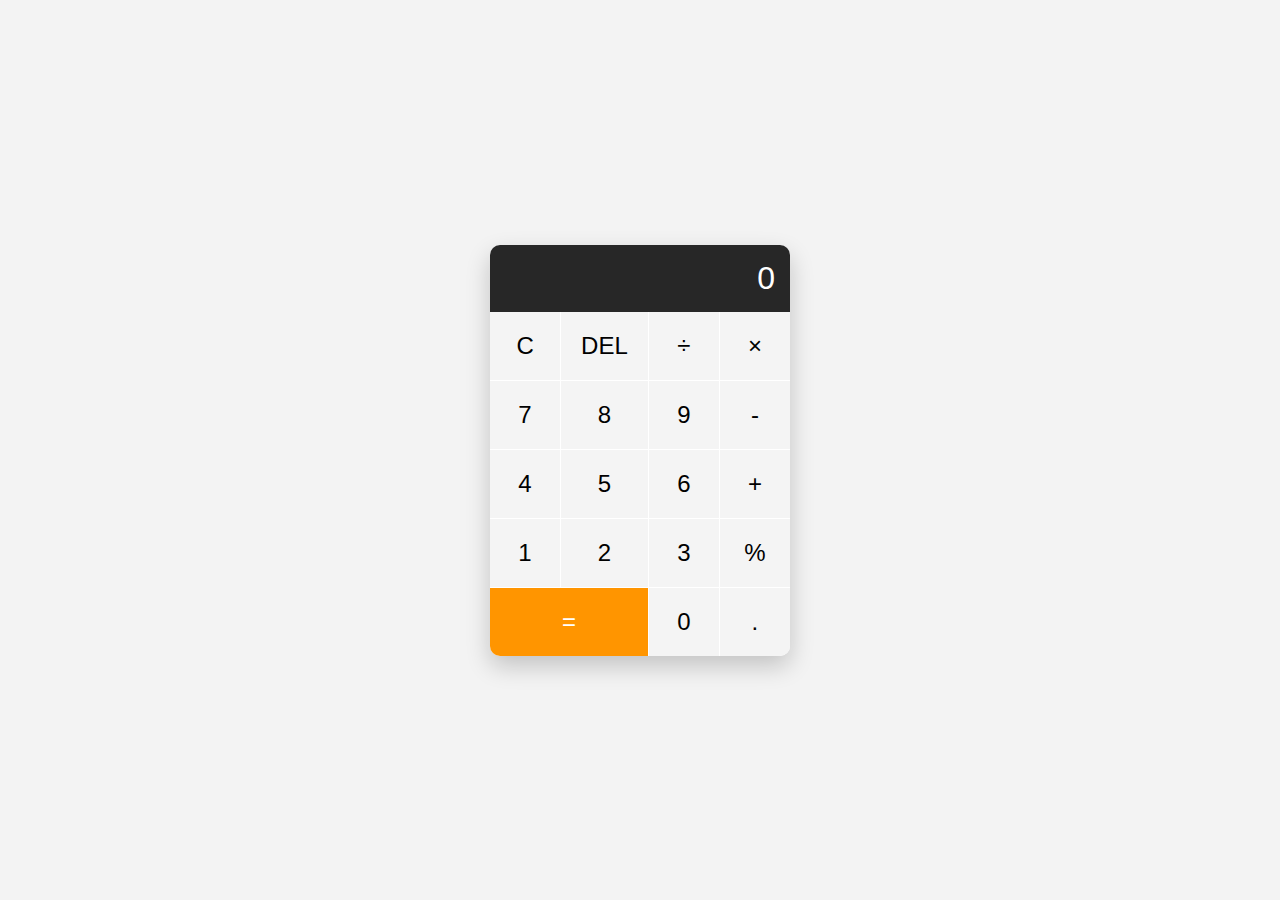
<file: Calculater/index.html>
<!DOCTYPE html>
<html lang="en">
<head>
  <meta charset="UTF-8">
  <meta name="viewport" content="width=device-width, initial-scale=1.0">
  <title>Basic Calculator</title>
  <link rel="stylesheet" href="styles.css">
</head>
<body>
  <div class="calculator">
    <div class="display" id="display">0</div>
    <div class="buttons">
      <button class="btn" data-action="clear">C</button>
      <button class="btn" data-action="delete">DEL</button>
      <button class="btn" data-value="/">÷</button>
      <button class="btn" data-value="*">×</button>
      <button class="btn" data-value="7">7</button>
      <button class="btn" data-value="8">8</button>
      <button class="btn" data-value="9">9</button>
      <button class="btn" data-value="-">-</button>
      <button class="btn" data-value="4">4</button>
      <button class="btn" data-value="5">5</button>
      <button class="btn" data-value="6">6</button>
      <button class="btn" data-value="+">+</button>
      <button class="btn" data-value="1">1</button>
      <button class="btn" data-value="2">2</button>
      <button class="btn" data-value="3">3</button>
      <button class="btn" data-value="%">%</button>    
      <button class="btn equal" data-action="calculate">=</button>
      <button class="btn" data-value="0">0</button>
      <button class="btn" data-value=".">.</button>
    </div>
  </div>
  <script src="script.js"></script>
</body>
</html>
</file>
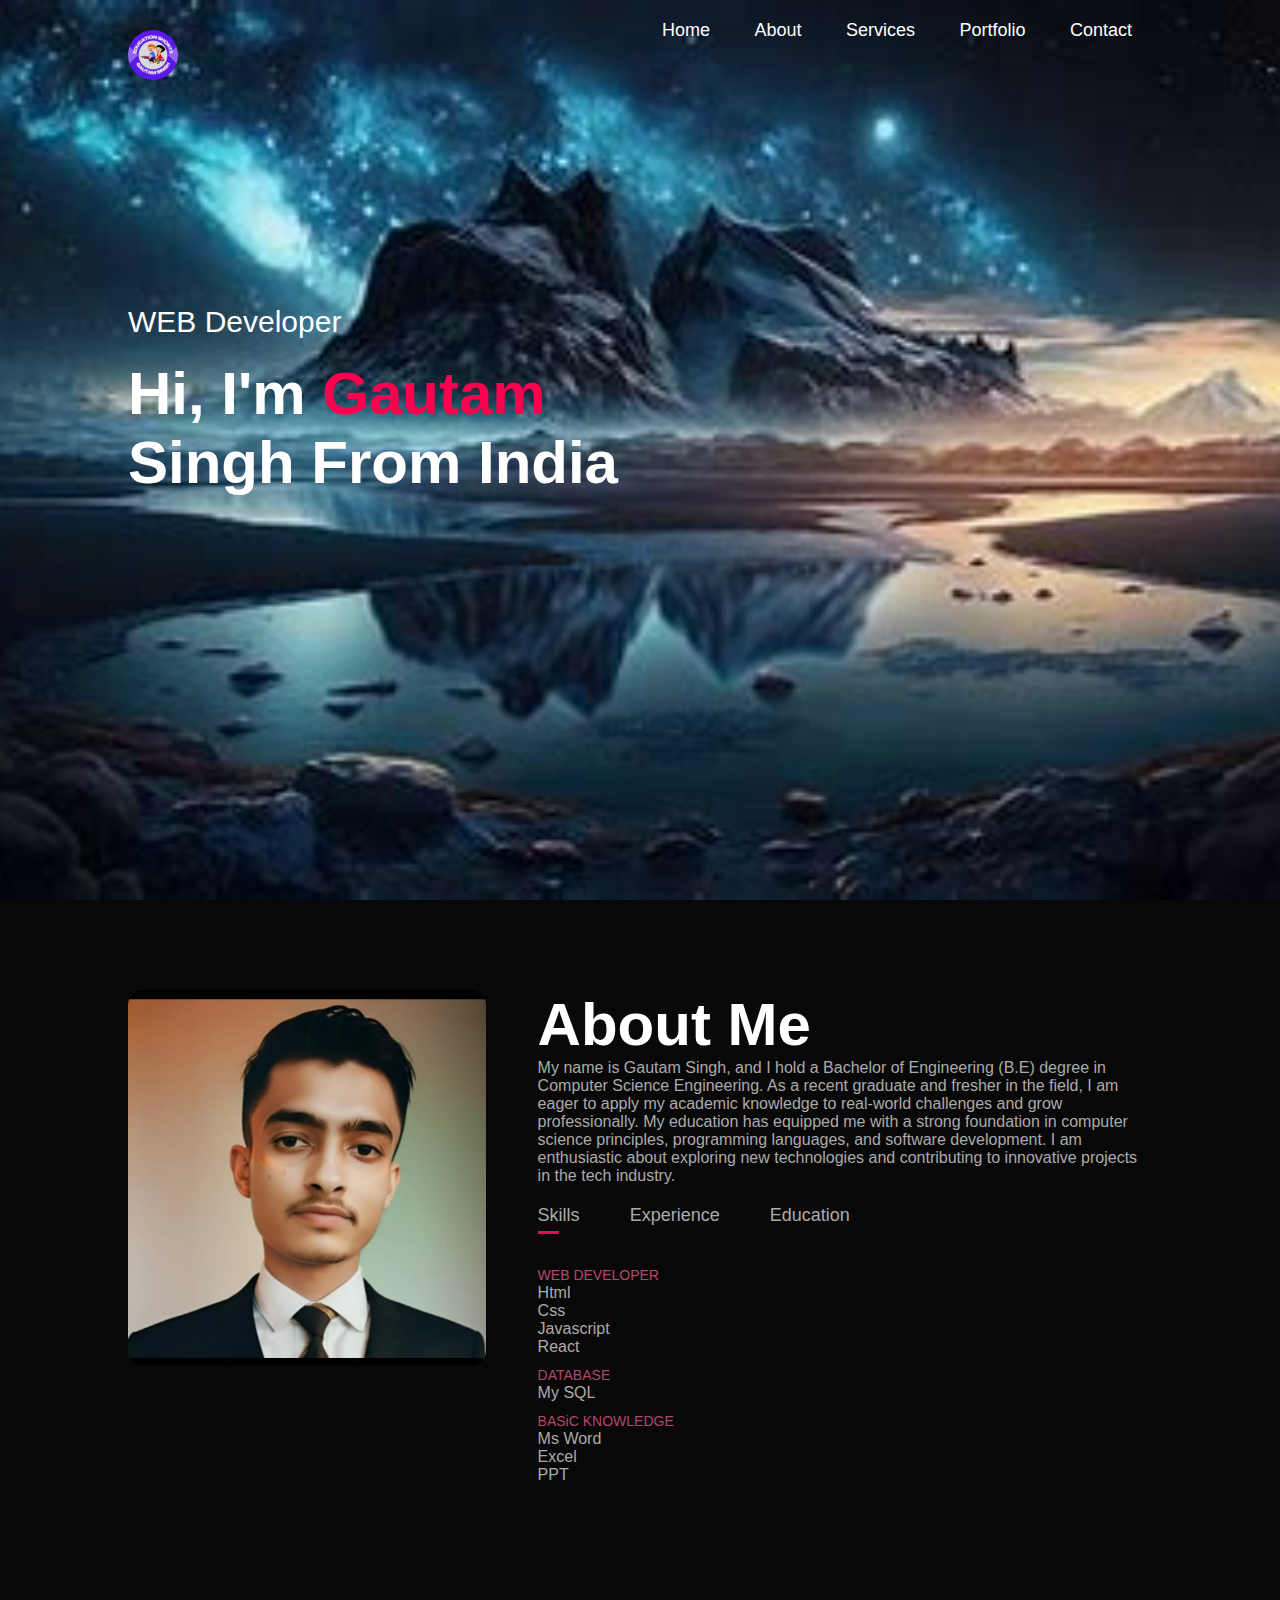
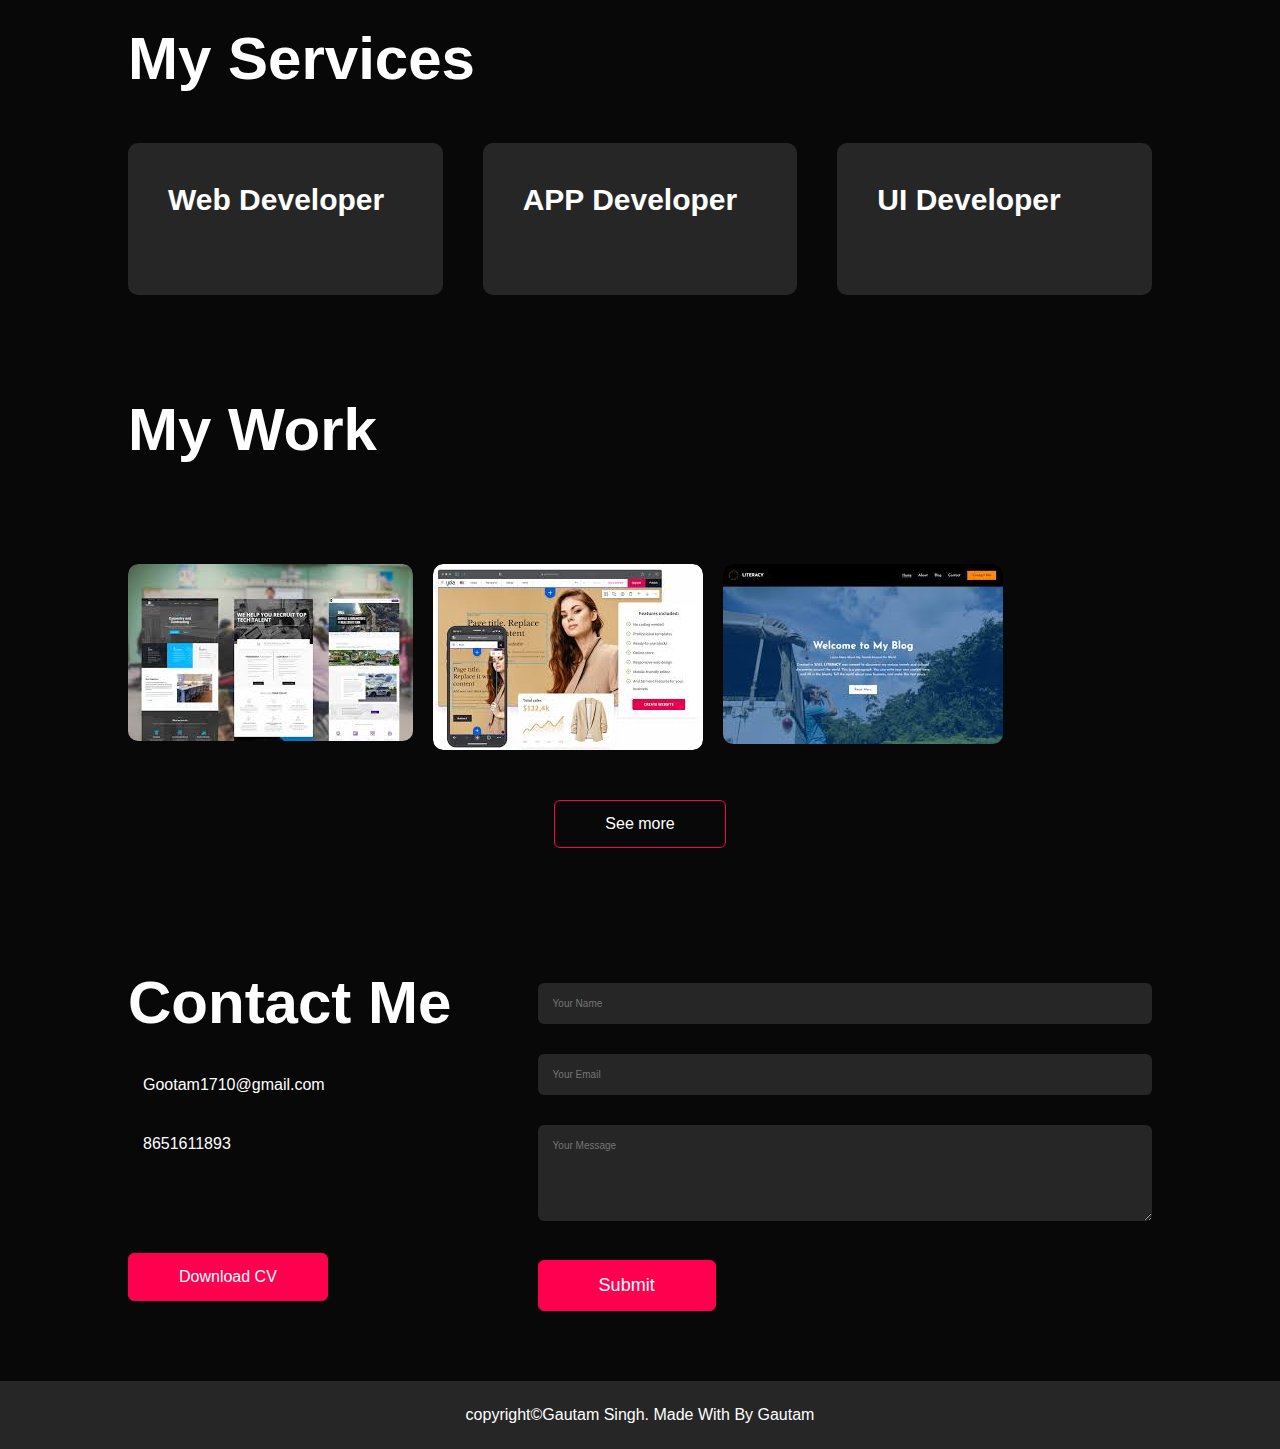
<file: port/index.html>
<!DOCTYPE html>
<html lang="en">
<head>
    <meta charset="UTF-8">
    <meta name="viewport" content="width=device-width, initial-scale=1.0">
    <title>Document</title>
    <link rel="stylesheet" href="style.css">
    <link rel="stylesheet" href="https://cdnjs.cloudflare.com/ajax/libs/font-awesome/6.6.0/css/all.min.css" integrity="sha512-Kc323vGBEqzTmouAECnVceyQqyqdsSiqLQISBL29aUW4U/M7pSPA/gEUZQqv1cwx4OnYxTxve5UMg5GT6L4JJg==" crossorigin="anonymous" referrerpolicy="no-referrer" />
    
    
</head>
<body>
    <div id="header">
        <div class="container">
            <nav>
                <img src="image/lo.jpg" class="logo">
                <ul id="sidemenu">
                    <li><a href="#header">Home</a></li>
                    <li><a href="#about">About</a></li>
                    <li><a href="#services">Services</a></li>
                    <li><a href="#portfolio">Portfolio</a></li>
                    <li><a href="#contact">Contact</a></li>
                    
                    <i class="fas fa-times" onclick="closemenu()"></i>
                </ul>
                <i class="fas fa-bars" onclick="openmenu()"></i>
            </nav>
            <div class="header-text">
                <p>WEB Developer</p>
                <h1>Hi, I'm <span>Gautam</span><br>Singh From India</h1>
            </div>
        </div>
    </div>
    <!-------------------about-------->
   <div id="about">
    <div class="container">
        <div class="row">
            <div class="about-col-1">
                <img src="image/gautam.jpg" >
            </div>
            <div class="about-col-2">
                <h1 class="sub-title">About Me</h1>
                <p> My name is Gautam Singh, and I hold a Bachelor of Engineering (B.E) degree in Computer Science Engineering. As a recent graduate and fresher in the field, I am eager to apply my academic knowledge to real-world challenges and grow professionally. My education has equipped me with a strong foundation in computer science principles, programming languages, and software development. I am enthusiastic about exploring new technologies and contributing to innovative projects in the tech industry.</p>

                <div class="tab-titles">
                    <p class="tab-links active-link" onclick="opentab('skills')">Skills</p>
                    <p class="tab-links" onclick="opentab('experience')">Experience</p>
                    <p class="tab-links" onclick="opentab('education')">Education</p>
                </div>
                <div class="tab-contents active-tab" id="skills">
                    <ul>
                        <li><span>WEB DEVELOPER</span><br>Html <br> Css <br> Javascript <br> React </li>
                        <li><span>DATABASE</span><br>My SQL</li>
                        <li><span>BASiC KNOWLEDGE </span><br>Ms Word <br> Excel <br> PPT </li>
                    </ul>
                </div>
                <div class="tab-contents" id="experience">
                    <ul>
                        <li><span>FRESHER</span><br>Learn Experience</li>
                        
                    </ul>
                </div>
                <div class="tab-contents" id="education">
                    <ul>
                        <li><span>Bachelor Degree</span><br>B.E(CSE) <br> Laxmi institute of technology,sarigam Gujarat</li>
                        <li><span>Collage</span><br> 12TH <br> Maharani Kalayani College, Darbhanga Bihar<br></li>
                        <li><span>School</span><br> Utkramit Madhyamik Vidyalay, Narma Bihar</li>
                    </ul>
                </div>

            </div>
        </div>
    </div>
   </div>

<!-----------------------services-------->

<div id="Services">
    <div class="container">
       <h1 class="sub-title">My Services</h1> 
       <div class="services-list">
        <div>
            <i class="fas fa-code"></i>
            <h2>Web Developer</h2>
            <p></p>
            <a href="#https://thebestschools.org/careers/career-guide/web-developer/"> </a>
        </div>
        <div>
            <i class="fas fa-crop-alt"></i>
            <h2>APP Developer</h2>
            <p></p>
            <a href="https://www.ibm.com/topics/mobile-application-development"> </a>
        </div>
        <div>
            <i class="fab fa-app-store"></i>
            <h2>UI Developer</h2>
            <p></p>
            <a href="https://www.simplilearn.com/what-is-a-ui-developer-and-what-skills-are-required-article#:~:text=A%20UI%20(User%20Interface)%20developer,web%20applications%2C%20and%20mobile%20applications."> </a>
        </div>
       </div>
    </div>

</div>
<!----------------portfolio--------->
<div id="portfolio">
    <div class="container">
        <h1 class="sub-title">My Work</h1>
        <div class="work-list">
            <div class="work">
                <img src="image/1.jpeg">
                <div class="layer">
                    <h3>Bloging Article</h3>
                    <p>  </p>
                    <a href="#"><i class="fas fa-external-link-alt"></i></a>
                </div>
                
            </div>
            <div class="work">
                <img src="image/2.jpeg">
                <div class="layer">
                    <h3>Online Shopping</h3>
                    <p>  </p>
                    <a href="#"><i class="fas fa-external-link-alt"></i></a>
                </div>
            </div>
            <div class="work">
                <img src="image/3.jpeg">
                <div class="layer">
                    <h3>Blog Page</h3>
                    <p>  </p>
                    <a href="#"><i class="fas fa-external-link-alt"></i></a>
                </div>
            </div>
        </div>
        <a href="#" class="btn">See more</a>
    </div>

</div>
<!--------------------contact------>
<div id="contact">
    <div class="container">
        <div class="row">
            <div class="contact-left">
            <h1 class="sub-title">Contact Me</h1>
            <p><i class="fas fa-paper-plane"></i>Gootam1710@gmail.com</p>
            <p><i class="fa-solid fa-phone"></i>8651611893</p>
            <div class="social-icons">
                <a href="https://github.com/Gautamkumarsinghh "><i class="fa-brands fa-github"></i></a>
                <a href=" https://wa.me/qr/KUUYXWHFDXRBE1 "><i class="fa-brands fa-whatsapp"></i></a>
                <a href="https://www.linkedin.com/in/gautam-singh-537249250?utm_source=share&utm_campaign=share_via&utm_content=profile&utm_medium=android_app "><i class="fa-brands fa-linkedin"></i></a>
                <a href="https://x.com/Gautam2229?t=8VcpuGX5XD3eu_-PbDHQgA&s=09"><i class="fa-brands fa-square-twitter"></i></a>

            </div>
            <a href="image/pi.pdf" download class="btn btn2">Download CV</a>
        </div>   
            <div class="contact-right">
                <form name="submit-to-google-sheet">
                    <input type="text" name="Name" placeholder="Your Name" required>
                    <input type="email" name="Email" placeholder="Your Email" required>
                    <textarea name="Message" rows="6" placeholder="Your Message" ></textarea>
                    <button type="submit" class="btn btn2">Submit</button>
                </form>
                <span id="msg"></span>
            </div>
        </div>
    </div>
    <div class="copyright">
        <p>copyright©Gautam Singh. Made With <i class="fa-solid fa-heart"></i> By Gautam</p>
    </div>
</div>

<script>
    

    var tablinks = document.getElementsByClassName("tab-links");
    var tabcontents = document.getElementsByClassName("tab-contents");

    function opentab(tabname){
        for(tablink of tablinks){
            tablink.classList.remove("active-link");
        }
        for(tabcontent of tabcontents){
            tabcontent.classList.remove("active-tab");
        }
        event.currentTarget.classList.add("active-link");
        document.getElementById(tabname).classList.add("active-tab");
    }


</script>

<script>

var sidemenu = document.getElementById("sidemenu");

function openmenu(){
    sidemenu.style.right = "0";
}
function closemenu(){
    sidemenu.style.right = "";
}

</script>
<script>
    const scriptURL = 'https://script.google.com/macros/s/AKfycbyDhr-X2Q6KlbTKVcvLVP46of0qAnjs4fsRKW7EyIWrznz_Ayk7NphTn3M_-0YPHUCp/exec'
    const form = document.forms['submit-to-google-sheet']
    const msg = document.getElementById("msg")
  
    form.addEventListener('submit', e => {
      e.preventDefault()
      fetch(scriptURL, { method: 'POST', body: new FormData(form)})
        .then(response => {
            msg.innerHTML = "Message send successfully"
            setTimeout(function(){
                msg.innerHTML = ""
            },5000)
            form.reset()
        })
        .catch(error => console.error('Error!', error.message))
    })
  </script>

</body>
</html>
</file>
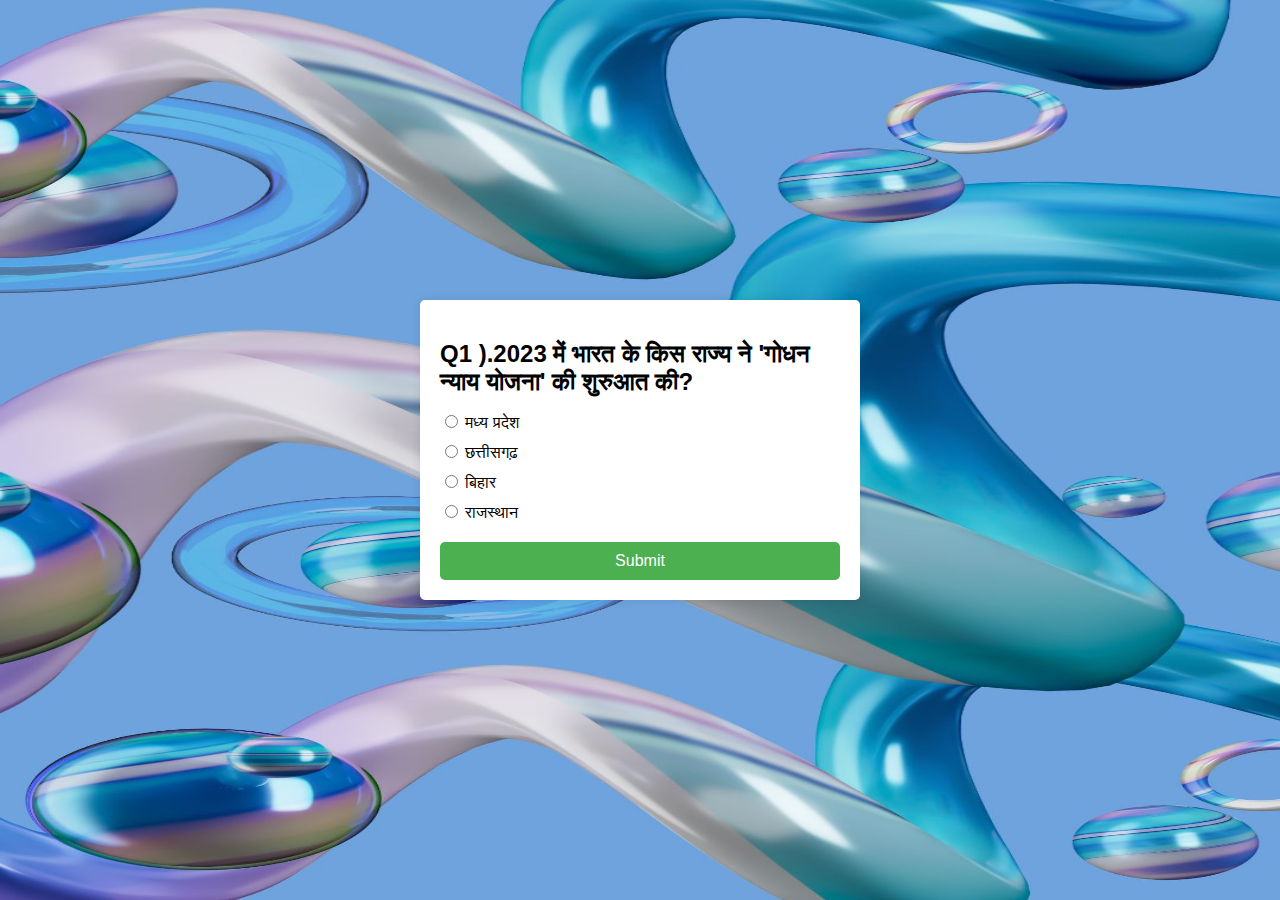
<file: Quize/index.html>
<!DOCTYPE html>
<html lang="en">
<head>
    <meta charset="UTF-8">
    <meta name="viewport" content="width=device-width, initial-scale=1.0">
    <title>Quiz App</title>
    <link rel="stylesheet" href="style.css">
</head>
<body>
    
    <div class="quiz-container" id="quiz">
        <div class="quiz-header">
            
            <h2 id="question">Question text</h2>
            
            <ul>
                <li>
                    <input type="radio" name="answer" id="a" class="answer">
                    <label for="a" id="a_text">Answer 1</label>
                </li>
                <li>
                    <input type="radio" name="answer" id="b" class="answer">
                    <label for="b" id="b_text">Answer 2</label>
                </li>
                <li>
                    <input type="radio" name="answer" id="c" class="answer">
                    <label for="c" id="c_text">Answer 3</label>
                </li>
                <li>
                    <input type="radio" name="answer" id="d" class="answer">
                    <label for="d" id="d_text">Answer 4</label>
                </li>
            </ul>
        </div>
        <button id="submit">Submit</button> <br>
        
    
    </div>
    

    <script src="script.js"></script>
</body>
</html>
</file>
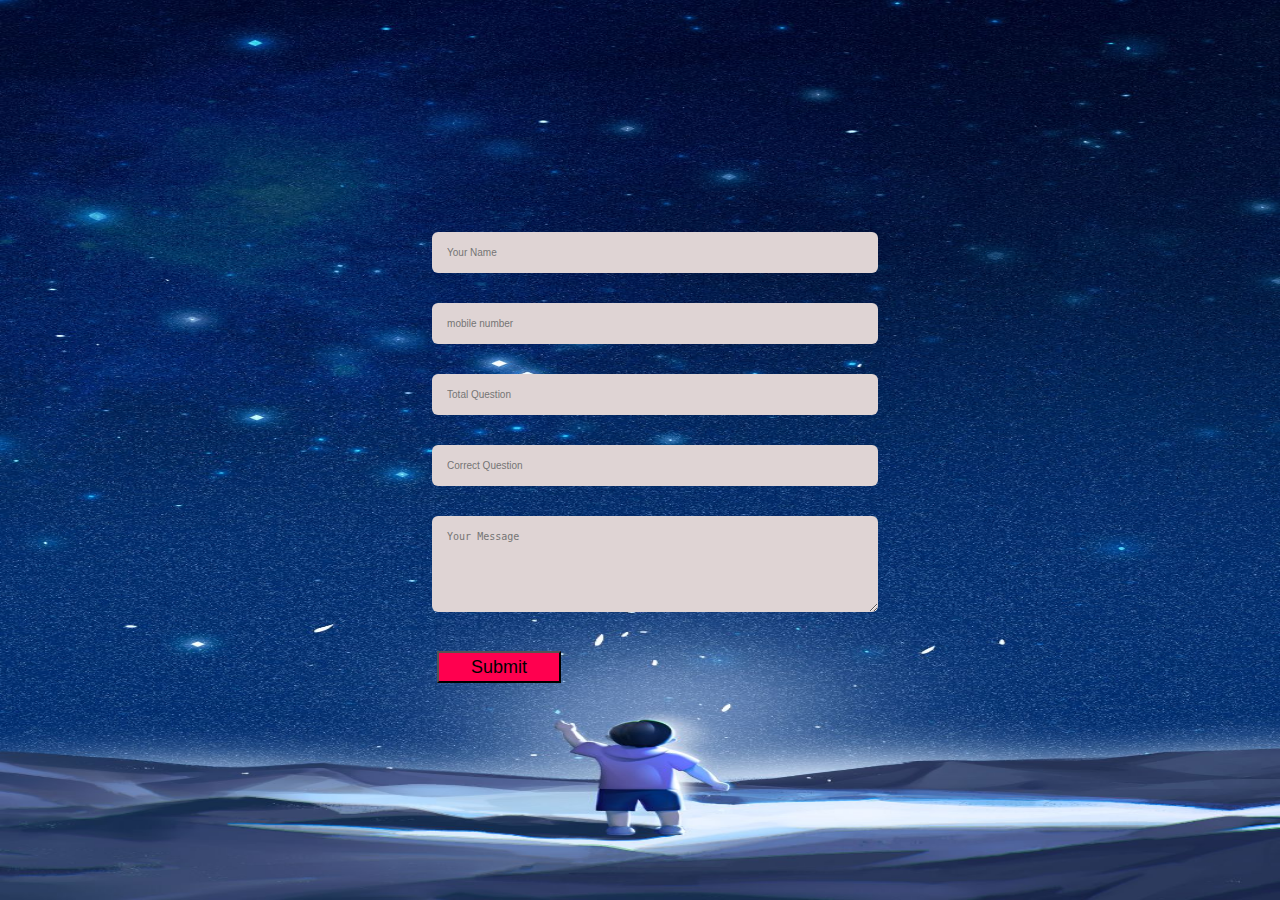
<file: Quize/index1.html>
<!DOCTYPE html>
<html lang="en">
<head>
  <meta charset="UTF-8">
  <meta name="viewport" content="width=device-width, initial-scale=1.0">
  <title>Document</title>
  <link rel="stylesheet" href="style1.css">
</head>
<body>
  <div class="contact-right">
    <form name="submit-to-google-sheet">
        <input type="text" name="Name" placeholder="Your Name" required>
        <input type="number" name="Mobile number" placeholder="mobile number" required>
        <input type="number" name="Total Question" placeholder="Total Question" required>
        <input type="number" name="Correct Question" placeholder="Correct Question" required>
        <textarea name="Message" rows="6" placeholder="Your Message" ></textarea>
        <button type="submit" class="btn btn2">Submit</button>
        <span id="msg"></span>
    </form>
    

    <script>
      const scriptURL = 'https://script.google.com/macros/s/AKfycbzALn0xb6BRuoE9zB_fj5WR5oGtmFyAZzCVCLgUfrxEp4vfc5yiwh0DhePt3Xit3JXV/exec'
      const form = document.forms['submit-to-google-sheet']
      const msg = document.getElementById("msg")
    
      form.addEventListener('submit', e => {
        e.preventDefault()
        fetch(scriptURL, { method: 'POST', body: new FormData(form)})
          .then(response => {
              msg.innerHTML = "Submitted !"
              setTimeout(function(){
                  msg.innerHTML = ""
              },2000)
              form.reset()
          })
          .catch(error => console.error('Error!', error.message))
      })
    </script>
</div>
</body>
</html>
</file>
<file: Calculater/styles.css>
body {
  font-family: Arial, sans-serif;
  display: flex;
  justify-content: center;
  align-items: center;
  height: 100vh;
  margin: 0;
  background-color: #f3f3f3;
}

.calculator {
  width: 300px;
  background: #ffffff;
  border-radius: 10px;
  box-shadow: 0 10px 25px rgba(0, 0, 0, 0.2);
  overflow: hidden;
}

.display {
  background: #272727;
  color: white;
  font-size: 2rem;
  padding: 15px;
  text-align: right;
}

.buttons {
  display: grid;
  grid-template-columns: repeat(4, 1fr);
  gap: 1px;
}

.btn {
  font-size: 1.5rem;
  padding: 20px;
  border: none;
  background: #f4f4f4;
  cursor: pointer;
  outline: none;
  transition: background 0.3s;
}

.btn:hover {
  background: #d1d1d1;
}

.equal {
  grid-column: span 2;
  background: #ff9500;
  color: white;
}

.equal:hover {
  background: #ff7b00;
}
</file>
<file: port/style.css>
*{
    margin: 0;
    padding: 0;
    font-family: 'poppins', sans-serif;
    box-sizing: border-box;
}
html{
    scroll-behavior: smooth;
}
body{
    background: #080808;
    color: #fff;
    
}
#header{
    width: 100%;
    height: 100vh;
    background-image: url(image/io.jpeg);
    background-size: cover;
    background-position: center;
    
}
.container{
    padding: 10px 10%;
    
    
}

nav{
    display: flex;
    align-items: center;
    justify-content: space-between;
    flex-wrap: wrap;
    
}

.logo{
    width: 50px;
    border-radius: 50%;
    
    
    

}
nav ul li {
    display: inline-block;
    list-style: none;
    margin: 10px 20px;
    height: 70px;
    

}
nav ul li a{
    color: #fff;
    text-decoration: none;
    font-size: 18px;
    position: relative;

}

nav ul li a::after{
    content: '';
    width: 0%;
    height: 3px;
    background: #ddec06;
    position: absolute;
    left: 0;
    bottom: -6px;
    transition: 0.5s;
}
nav ul li a:hover::after{
    width: 100%;
}
.header-text{
    margin-top: 20%;
    font-size: 30px;

}
.header-text h1{
    font-size: 60px;
    margin-top: 20px;

}
.header-text h1 span{
    color: #ff004f;
}
/*--------About---------*/
#about{
    padding: 80px 0;
    color: #ababab;
}
.row{
    display: flex;
    justify-content: space-between;
    flex-wrap: wrap;
}
.about-col-1{
    flex-basis: 35%;
}
.about-col-1 img{
    width: 100%;
    border-radius: 15px;
}
.about-col-2{
    flex-basis: 60%;

} 

.sub-title{
    font-size: 60px;
    font-weight: 600;
    color: #fff;

}
.tab-titles{
    display: flex;
    margin: 20px 0 40px;
}
.tab-links{
    margin-right: 50px;
    font-size: 18px;
    font-weight: 500;
    cursor: pointer;
    position: relative;
}
.tab-links::after{
    content: '';
    width: 0;
    height: 3px;
    background: #ff004f;
    position: absolute;
    left: 0;
    bottom: -8px;
    transition: 0.5s;
}
.tab-links.active-link::after{
    width: 50%;
}

.tab-contents ul li{
    list-style: none;
    margin: 10px 0;

}
.tab-contents ul li span{
    color: #b54769;
    font-size: 14px;
}
.tab-contents{
    display: none;
}
.tab-contents.active-tab{
    display: block;
}
/*--------------------Services-------*/
#Services{
    padding: 30px 0;
}
.services-list{
    display: grid;
    grid-template-columns: repeat(auto-fit, minmax(250px, 1fr));
    grid-gap: 40px;
    margin-top: 50px;
}
.services-list div{
    background: #262626;
    padding: 40px;
    font-size: 13px;
    font-weight: 300;
    border-radius: 10px;
    transition: background 0.5s, transform 0.5s;
}
.services-list div i{
    font-size: 50px;
    margin-bottom: 30px;
}
.services-list div h2{
    font-size: 30px;
    font-weight: 500px;
    margin-bottom: 15px;

}
.services-list div a{
    text-decoration: none;
    color: #fff;
    font-size: 12px;
    margin-top: 20px;
    display: inline-block;
}
.services-list div:hover{
    background: #ff004f;
    transform: translatey(-10px);
}

/*-----------portfolio---------*/

#portfolio{
    padding: 50px 0;

}
.work-list{
    display: grid;
    grid-template-columns: repeat(auto-fit, minmax(250px 1fr));
    grid-gap: 20px;
    margin-top: 100px;
    width: fit-content;
    display: flex;
    
}

.work{
    border-radius: 10px;
    position: relative;
    overflow: hidden;
    

}
.work img{
    width: 100%;
    border-radius: 10px;
    display: block;
    transition: trasform 0.5s;
    
}
.layer{
    width: 100%;
    height: 0%;
    background: linear-gradient(rgba(0,0,0,0.6), #ff004f);
    border-radius: 10px;
    position: absolute;
    left: 0;
    bottom: 0;
    overflow: hidden;
    display: flex;
    align-items: center;
    justify-content: center;
    flex-direction: column;
    padding: 0 40px;
    text-align: center;
    font-size: 14px;
    transition: height 0.5s;
}
.layer h3{
    font-weight: 500;
    margin-bottom: 20px;
}
.layer a{
    margin-top: 20px;
    color: #ff004f;
    text-decoration: none;
    font-size: 18px;
    line-height: 60px;
    background: #fff;
    width: 60px;
    height: 60px;
    border-radius: 50px;
    text-align: center;
}
.work:hover img{
    transform: scale(1.1);

}
.work:hover .layer{
    height: 100%;
}
.btn{
    display: block;
    margin: 50px auto;
    width: fit-content;
    border: 1px solid #ff004f;
    padding: 14px 50px;
    border-radius: 6px;
    text-decoration: none;
    color: #fff;
    transition: background 0.5s;

}
.btn:hover{
    background: #ff004f;
}
/*------------contact--------*/
.contact-left{
    flex-basis: 35%;
}
.contact-right{
    flex-basis: 60%;
}
.contact-left p{
    margin-top: 30px;

}
.contact-left p i{
    color: #ff004f;
    margin-right: 15px;
    font-size: 25px;

}
.social-icons{
    margin-top: 30px;

}
.social-icons a{
    text-decoration: none;
    font-size: 30px;
    margin-right: 15px;
    color: #ababab;
    display: inline-block;
    transition: transform 0.5s;

}
.social-icons a:hover{
    color: #ff004f;
    transition: translatey(-5px);
}
.btn.btn2{
    display: inline-block;
    background: #ff004f;
}
.contact-right form{
    width: 100%;
}
form input, form textarea{
    width: 100%;
    border: 0;
    outline: none;
    background: #262626;
    padding: 15px;
    margin: 15px 0;
    color: #fff;
    font-size: 10px;
    border-radius: 6px;

}
form .btn2{
    padding: 14px 60px;
    font-size: 18px;
    margin-top: 20px;
    cursor: pointer;
}
.copyright{
    width: 100%;
    text-align: center;
    padding: 25px 0;
    background: #262626;
    font-weight: 300;
    margin-top: 20px;

}
.copyright i{
    color: #ff004f;
}
/*-------------css for Small screens-----*/
nav .fas{
    display: none;
    }
@media only screen and (max-width: 600px){
    #header{
        background-image: url(image/ht.jpeg);
    }
    .header-text{
        margin-top: 100%;
        font-size: 16px;

    }
    .header-text h1{
        font-size: 30px;
    }
    nav .fas{
        display: block;
        font-size: 25px;
    }
    nav ul{
        background: #ff004f;
        position: fixed;
        top: 0;
        right: -200px;
        width: 200px;
        height: 100vh;
        padding-top: 50px;
        z-index: 2;
        transition: right 0.5s;
    }
    nav ul li{
        display: block;
        margin: 25px;
    }
    nav ul .fas{
       position: absolute;
       top: 25px;
        left: 25px;
        cursor: pointer;
    }
    .sub-title{
        font-size: 40px; 
    }
    .about-col-1, .about-col-2{
        flex-basis: 100%;
    }
    .about-col-1{
        margin-bottom: 30px;
    }
    .about-col-2{
        font-size: 14px;
    }
    .tab-links{
        font-size: 16px;
        margin-right: 20px;
    }
    .contact-left, .contact-right{
        flex-basis: 100%;
    }
    .copyright{
        font-size: 14px;
    }
}
#msg{
    color: #61b752;
    margin-top: -40px;
    display: block;
}
</file>
<file: Quize/style.css>
body {
    font-family: Arial, sans-serif;
    background-color: #0bdef5;
    display: flex;
    justify-content: center;
    align-items: center;
    height: 100vh;
    margin: 0%;
    background-image: url(vc.jpg);
    background-repeat: no-repeat;
    background-attachment: fixed;
    background-size: 100% 100%;
}


.quiz-container {
    background-color: white;
    border-radius: 5px;
    width: 400px;
    padding: 20px;
    box-shadow: 0px 0px 10px 0px rgba(0, 0, 0, 0.1);
    margin-left: 10px;
    margin-right: 10px;
}

.quiz-header {
    margin-bottom: 20px;
}

h2 {
    margin-bottom: 10px;
}

ul {
    list-style: none;
    padding: 0;
}

li {
    margin-bottom: 10px;
}

button {
    background-color: #4CAF50;
    color: white;
    border: none;
    padding: 10px;
    border-radius: 5px;
    cursor: pointer;
    width: 100%;
    font-size: 16px;
    position: relative;
    z-index: 0;
}
.button::after {
    content: "";
    z-index: -1;
    position: absolute;
    width: 100%;
    height: 100%;
    background-color: aqua;
    left: 0;
    top: 0;
    border-radius: 10px ;
}
.button::before {
    content: "";
    background: linear-gradient(45deg , #ff0000, #ff7300, #fffb00, #48ff00, #00ffd5, #002bff, #ff00cb, #ff0000);
    position: absolute;
    top: -2;

}


@media only screen and (max-width: 600px){
    .body{
        background-image: url(images.jpeg);
    }
}
.btn5{
    display:flex;
    justify-content: space-evenly;
}
#btn6{
    width: 30%;
}
#btn7{
    width: 30%;
}
</file>
<file: Quize/style1.css>
body {
  font-family: Arial, sans-serif;
  background-color: #0bdef5;
  display: flex;
  justify-content: center;
  align-items: center;
  height: 100vh;
  margin: 0%;
  background-image: url(de.jpg);
  background-repeat: no-repeat;
  background-attachment: fixed;
  background-size: 100% 100%;
  
  
  
}

.contact-right{
  display: flex;
  justify-content: center;
  align-items: center;
}
.btn.btn2{
  display: inline-block;
  background: #ff004f;
  align-items: center;
  display: flex;
  justify-content: center;
  align-items: center;
  margin-left: 5px;
  height: 10px;
  width: 10%;
  
}
.contact-right form{
  width: 50%;
  align-items: center;
}
form input, form textarea{
  width: 100%;
  border: 0;
  outline: none;
  background: #dfd4d4;
  padding: 15px;
  margin: 15px 0;
  color: #0f0e0e;
  font-size: 10px;
  border-radius: 6px;

}
form .btn2{
  padding: 14px 60px;
  font-size: 18px;
  margin-top: 20px;
  cursor: pointer;
  justify-content: center;
  align-items: center;
  margin-left: 5%;
  height: 15px;
  width: 10%;
}
@media only screen and (max-width: 600px){
  #header{
    font-family: Arial, sans-serif;
  background-color: #0bdef5;
  display: flex;
  justify-content: center;
  align-items: center;
  height: 100vh;
  margin: 0%;
  background-image: url(de.jpg);
  background-repeat: no-repeat;
  background-attachment: fixed;
  background-size: 100% 100%;
  }
      
  }
  #msg{
    color: #61b752;
    display: flex;
  justify-content: center;
  align-items: center;
  }
</file>
